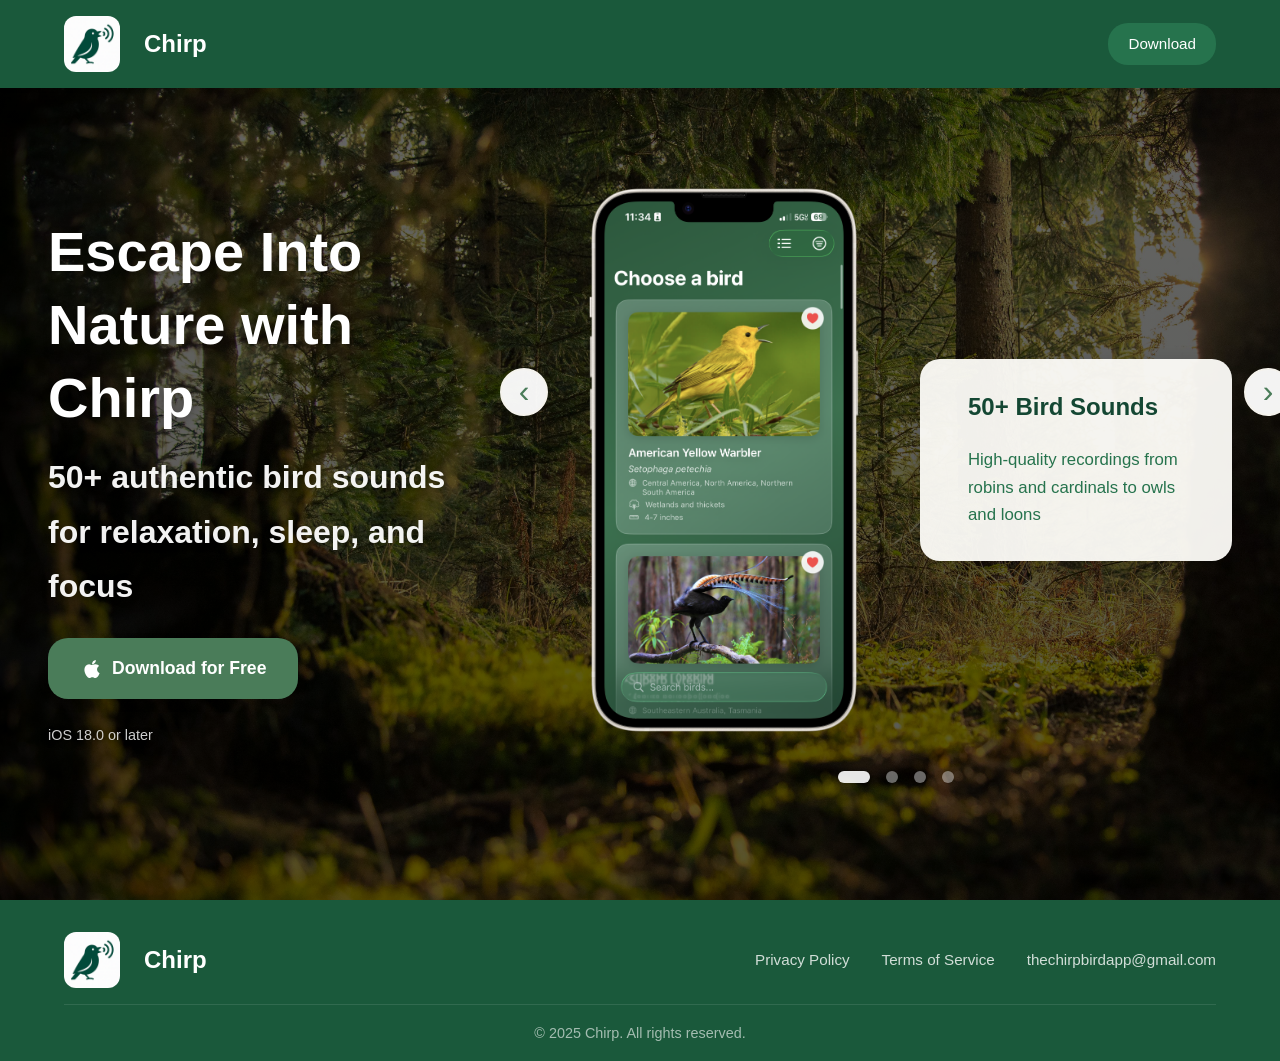
<file: index.html>
<!DOCTYPE html>
<html lang="en">
<head>
    <meta charset="UTF-8">
    <meta name="viewport" content="width=device-width, initial-scale=1.0">

    <!-- SEO Meta Tags -->
    <title>Chirp - Listen to Bird Sounds | Relaxing Nature Sounds App</title>
    <meta name="description" content="Escape into nature with Chirp. Listen to over 50 authentic bird songs and calls. Relaxing bird sounds app perfect for sleep, meditation, and study. Download now on iOS.">
    <meta name="keywords" content="bird sounds app, listen to bird songs, relaxing nature sounds, Chirp app, bird calls, nature sounds, meditation sounds, sleep sounds, birdsong app">
    <meta name="author" content="Chirp">

    <!-- Open Graph Meta Tags for Social Sharing -->
    <meta property="og:title" content="Chirp - Listen to Bird Sounds | Relaxing Nature Sounds App">
    <meta property="og:description" content="Discover over 50 authentic bird calls paired with stunning photos. Perfect for relaxation, sleep, and connecting with nature.">
    <meta property="og:type" content="website">
    <meta property="og:url" content="https://listen-to-birds.com">
    <meta property="og:image" content="https://listen-to-birds.com/assets/logo.png">

    <!-- Favicon -->
    <link rel="icon" type="image/png" href="assets/logo.png">
    <link rel="apple-touch-icon" href="assets/logo.png">

    <link rel="stylesheet" href="styles.css">
</head>
<body>
    <!-- Navigation -->
    <nav class="navbar">
        <div class="container">
            <div class="nav-brand">
                <img src="assets/logo.png" alt="Chirp logo" class="logo-icon">
                <span class="brand-name">Chirp</span>
            </div>
            <div class="nav-links">
                <a href="https://apps.apple.com/us/app/chirp-listen-to-bird-sounds/id6752545176" class="btn-download-nav" target="_blank" rel="noopener">Download</a>
            </div>
        </div>
    </nav>

    <!-- Hero Section -->
    <header class="hero">
        <div class="container hero-container">
            <div class="hero-content">
                <h1>Escape Into Nature with Chirp</h1>
                <p class="hero-subtitle">50+ authentic bird sounds for relaxation, sleep, and focus</p>
                <div class="hero-cta">
                    <a href="https://apps.apple.com/us/app/chirp-listen-to-bird-sounds/id6752545176" class="btn-primary" target="_blank" rel="noopener">
                        <svg class="apple-icon" viewBox="0 0 24 24" fill="currentColor">
                            <path d="M17.05 20.28c-.98.95-2.05.8-3.08.35-1.09-.46-2.09-.48-3.24 0-1.44.62-2.2.44-3.06-.35C2.79 15.25 3.51 7.59 9.05 7.31c1.35.07 2.29.74 3.08.8 1.18-.24 2.31-.93 3.57-.84 1.51.12 2.65.72 3.4 1.8-3.12 1.87-2.38 5.98.48 7.13-.57 1.5-1.31 2.99-2.54 4.09l.01-.01zM12.03 7.25c-.15-2.23 1.66-4.07 3.74-4.25.29 2.58-2.34 4.5-3.74 4.25z"/>
                        </svg>
                        Download for Free
                    </a>
                </div>
                <p class="hero-note">iOS 18.0 or later</p>
            </div>

            <div class="hero-carousel">
                <div class="carousel-container">
                    <div class="carousel-slide active">
                        <div class="carousel-screenshot">
                            <img src="assets/screenshots/bird-selection.png" alt="Chirp app bird list interface" class="screenshot">
                        </div>
                        <div class="carousel-feature">
                            <h3>50+ Bird Sounds</h3>
                            <p>High-quality recordings from robins and cardinals to owls and loons</p>
                        </div>
                    </div>

                    <div class="carousel-slide">
                        <div class="carousel-screenshot">
                            <img src="assets/screenshots/background-sounds.png" alt="Now playing with ambient sounds" class="screenshot">
                        </div>
                        <div class="carousel-feature">
                            <h3>Mix with Nature</h3>
                            <p>Add rain, ocean waves, or streams to create your perfect soundscape</p>
                        </div>
                    </div>

                    <div class="carousel-slide">
                        <div class="carousel-screenshot">
                            <img src="assets/screenshots/bird-details.png" alt="Bird detail with playing interface" class="screenshot">
                        </div>
                        <div class="carousel-feature">
                            <h3>Learn & Discover</h3>
                            <p>Beautiful photos and details about each bird species</p>
                        </div>
                    </div>

                    <div class="carousel-slide">
                        <div class="carousel-screenshot">
                            <img src="assets/screenshots/sleep-timer.png" alt="Sleep timer feature" class="screenshot">
                        </div>
                        <div class="carousel-feature">
                            <h3>Sleep Timer</h3>
                            <p>Set a timer to drift off peacefully while your favorite birds sing you to sleep</p>
                        </div>
                    </div>
                </div>

                <button class="carousel-btn carousel-prev" aria-label="Previous slide">‹</button>
                <button class="carousel-btn carousel-next" aria-label="Next slide">›</button>

                <div class="carousel-dots">
                    <button class="carousel-dot active" aria-label="Go to slide 1"></button>
                    <button class="carousel-dot" aria-label="Go to slide 2"></button>
                    <button class="carousel-dot" aria-label="Go to slide 3"></button>
                    <button class="carousel-dot" aria-label="Go to slide 4"></button>
                </div>
            </div>
        </div>
    </header>

    <!-- Footer -->
    <footer class="footer">
        <div class="container">
            <div class="footer-content">
                <div class="footer-brand">
                    <img src="assets/logo.png" alt="Chirp logo" class="logo-icon">
                    <span class="brand-name">Chirp</span>
                </div>
                <div class="footer-links">
                    <a href="privacy-policy/">Privacy Policy</a>
                    <a href="terms-of-service/">Terms of Service</a>
                    <a href="mailto:thechirpbirdapp@gmail.com">thechirpbirdapp@gmail.com</a>
                </div>
            </div>
            <div class="footer-bottom">
                <p>&copy; 2025 Chirp. All rights reserved.</p>
            </div>
        </div>
    </footer>

    <script src="script.js"></script>
</body>
</html>
</file>
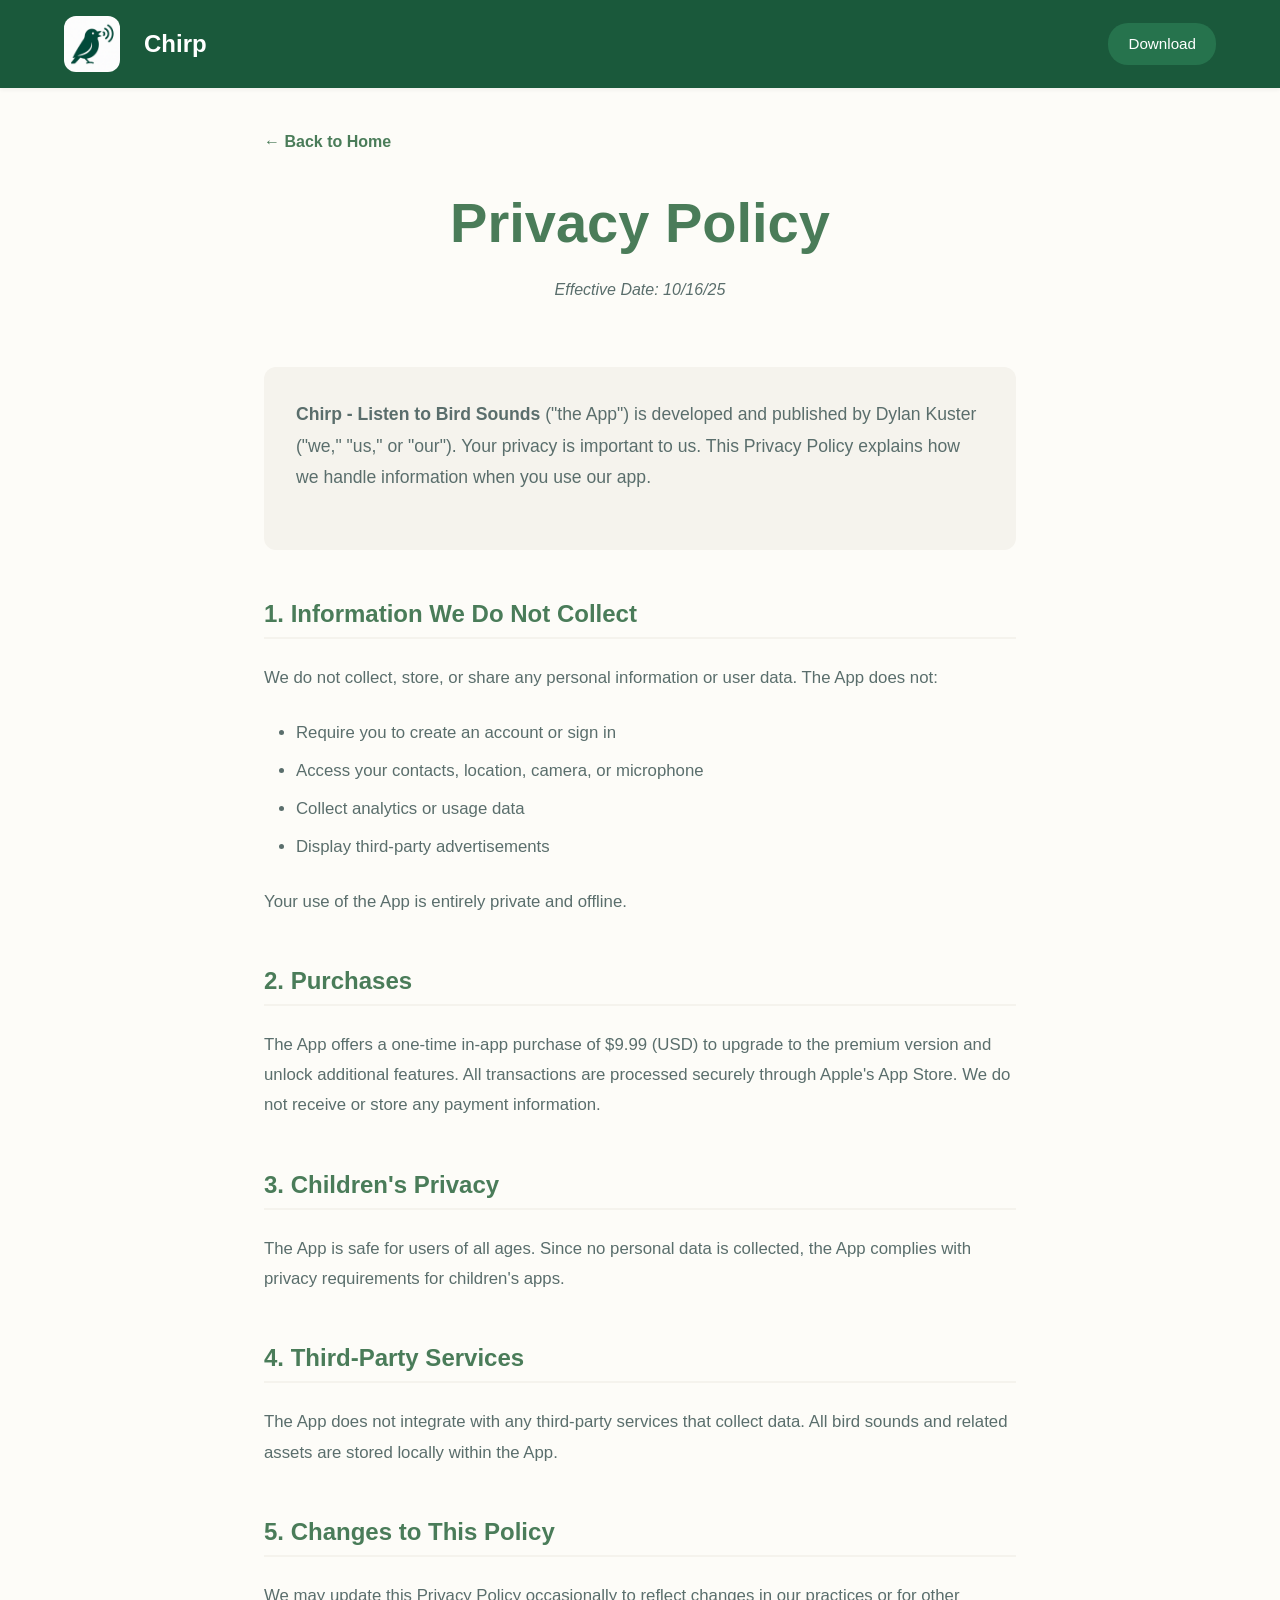
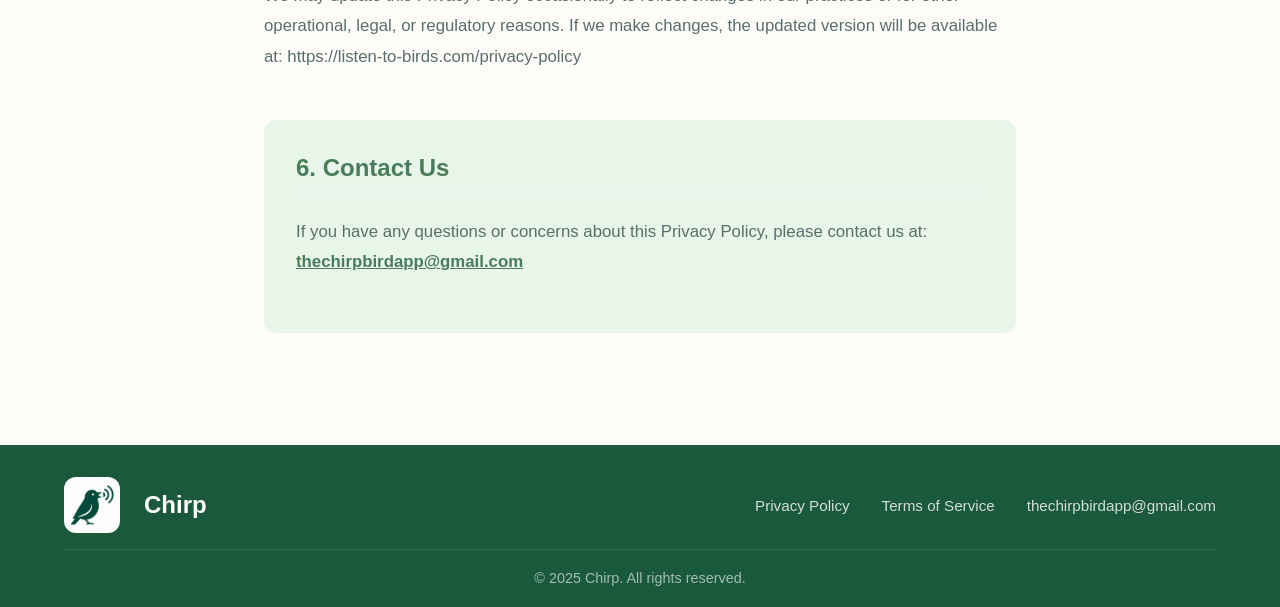
<file: privacy-policy/index.html>
<!DOCTYPE html>
<html lang="en">
<head>
    <meta charset="UTF-8">
    <meta name="viewport" content="width=device-width, initial-scale=1.0">

    <!-- SEO Meta Tags -->
    <title>Privacy Policy - Chirp</title>
    <meta name="description" content="Privacy Policy for Chirp - Listen to Bird Sounds app. We respect your privacy and do not collect any personal data.">
    <meta name="author" content="Chirp">

    <!-- Favicon -->
    <link rel="icon" type="image/png" href="../assets/logo.png">
    <link rel="apple-touch-icon" href="../assets/logo.png">

    <link rel="stylesheet" href="../styles.css">
    <style>
        .privacy-container {
            max-width: 800px;
            margin: 0 auto;
            padding: calc(80px + var(--spacing-xl)) var(--spacing-md) var(--spacing-xxl);
        }

        .privacy-header {
            text-align: center;
            margin-bottom: var(--spacing-xxl);
        }

        .privacy-header h1 {
            color: var(--color-primary);
            margin-bottom: var(--spacing-sm);
        }

        .effective-date {
            color: var(--color-text-secondary);
            font-size: 1rem;
            font-style: italic;
        }

        .privacy-intro {
            font-size: 1.1rem;
            line-height: 1.8;
            color: var(--color-text-secondary);
            margin-bottom: var(--spacing-xl);
            padding: var(--spacing-lg);
            background: var(--color-bg-secondary);
            border-radius: var(--radius-md);
        }

        .privacy-section {
            margin-bottom: var(--spacing-xl);
        }

        .privacy-section h2 {
            color: var(--color-primary);
            font-size: 1.5rem;
            margin-bottom: var(--spacing-md);
            padding-bottom: var(--spacing-xs);
            border-bottom: 2px solid var(--color-bg-secondary);
        }

        .privacy-section p {
            font-size: 1.05rem;
            line-height: 1.8;
            margin-bottom: var(--spacing-md);
        }

        .privacy-section ul {
            margin: var(--spacing-md) 0;
            padding-left: var(--spacing-lg);
        }

        .privacy-section li {
            font-size: 1.05rem;
            line-height: 1.8;
            color: var(--color-text-secondary);
            margin-bottom: var(--spacing-xs);
        }

        .contact-info {
            background: var(--color-bg-tertiary);
            padding: var(--spacing-lg);
            border-radius: var(--radius-md);
            margin-top: var(--spacing-xl);
        }

        .contact-info a {
            color: var(--color-primary);
            font-weight: 600;
            text-decoration: underline;
        }

        .contact-info a:hover {
            color: var(--color-primary-dark);
        }

        .back-link {
            display: inline-flex;
            align-items: center;
            gap: var(--spacing-xs);
            color: var(--color-primary);
            font-weight: 600;
            margin-bottom: var(--spacing-lg);
            transition: var(--transition);
        }

        .back-link:hover {
            color: var(--color-primary-dark);
            transform: translateX(-5px);
        }
    </style>
</head>
<body>
    <!-- Navigation -->
    <nav class="navbar">
        <div class="container">
            <a href="/" class="nav-brand">
                <img src="../assets/logo.png" alt="Chirp logo" class="logo-icon">
                <span class="brand-name">Chirp</span>
            </a>
            <div class="nav-links">
                <a href="/#download" class="btn-download-nav">Download</a>
            </div>
        </div>
    </nav>

    <main class="privacy-container">
        <a href="/" class="back-link">← Back to Home</a>

        <div class="privacy-header">
            <h1>Privacy Policy</h1>
            <p class="effective-date">Effective Date: 10/16/25</p>
        </div>

        <div class="privacy-intro">
            <p><strong>Chirp - Listen to Bird Sounds</strong> ("the App") is developed and published by Dylan Kuster ("we," "us," or "our"). Your privacy is important to us. This Privacy Policy explains how we handle information when you use our app.</p>
        </div>

        <div class="privacy-section">
            <h2>1. Information We Do Not Collect</h2>
            <p>We do not collect, store, or share any personal information or user data. The App does not:</p>
            <ul>
                <li>Require you to create an account or sign in</li>
                <li>Access your contacts, location, camera, or microphone</li>
                <li>Collect analytics or usage data</li>
                <li>Display third-party advertisements</li>
            </ul>
            <p>Your use of the App is entirely private and offline.</p>
        </div>

        <div class="privacy-section">
            <h2>2. Purchases</h2>
            <p>The App offers a one-time in-app purchase of $9.99 (USD) to upgrade to the premium version and unlock additional features. All transactions are processed securely through Apple's App Store. We do not receive or store any payment information.</p>
        </div>

        <div class="privacy-section">
            <h2>3. Children's Privacy</h2>
            <p>The App is safe for users of all ages. Since no personal data is collected, the App complies with privacy requirements for children's apps.</p>
        </div>

        <div class="privacy-section">
            <h2>4. Third-Party Services</h2>
            <p>The App does not integrate with any third-party services that collect data. All bird sounds and related assets are stored locally within the App.</p>
        </div>

        <div class="privacy-section">
            <h2>5. Changes to This Policy</h2>
            <p>We may update this Privacy Policy occasionally to reflect changes in our practices or for other operational, legal, or regulatory reasons. If we make changes, the updated version will be available at: <a href="https://listen-to-birds.com/privacy-policy" target="_blank" rel="noopener">https://listen-to-birds.com/privacy-policy</a></p>
        </div>

        <div class="privacy-section contact-info">
            <h2>6. Contact Us</h2>
            <p>If you have any questions or concerns about this Privacy Policy, please contact us at: <a href="mailto:thechirpbirdapp@gmail.com">thechirpbirdapp@gmail.com</a></p>
        </div>
    </main>

    <!-- Footer -->
    <footer class="footer">
        <div class="container">
            <div class="footer-content">
                <div class="footer-brand">
                    <img src="../assets/logo.png" alt="Chirp logo" class="logo-icon">
                    <span class="brand-name">Chirp</span>
                </div>
                <div class="footer-links">
                    <a href="/privacy-policy">Privacy Policy</a>
                    <a href="/terms-of-service">Terms of Service</a>
                    <a href="mailto:thechirpbirdapp@gmail.com">thechirpbirdapp@gmail.com</a>
                </div>
            </div>
            <div class="footer-bottom">
                <p>&copy; 2025 Chirp. All rights reserved.</p>
            </div>
        </div>
    </footer>
</body>
</html>
</file>
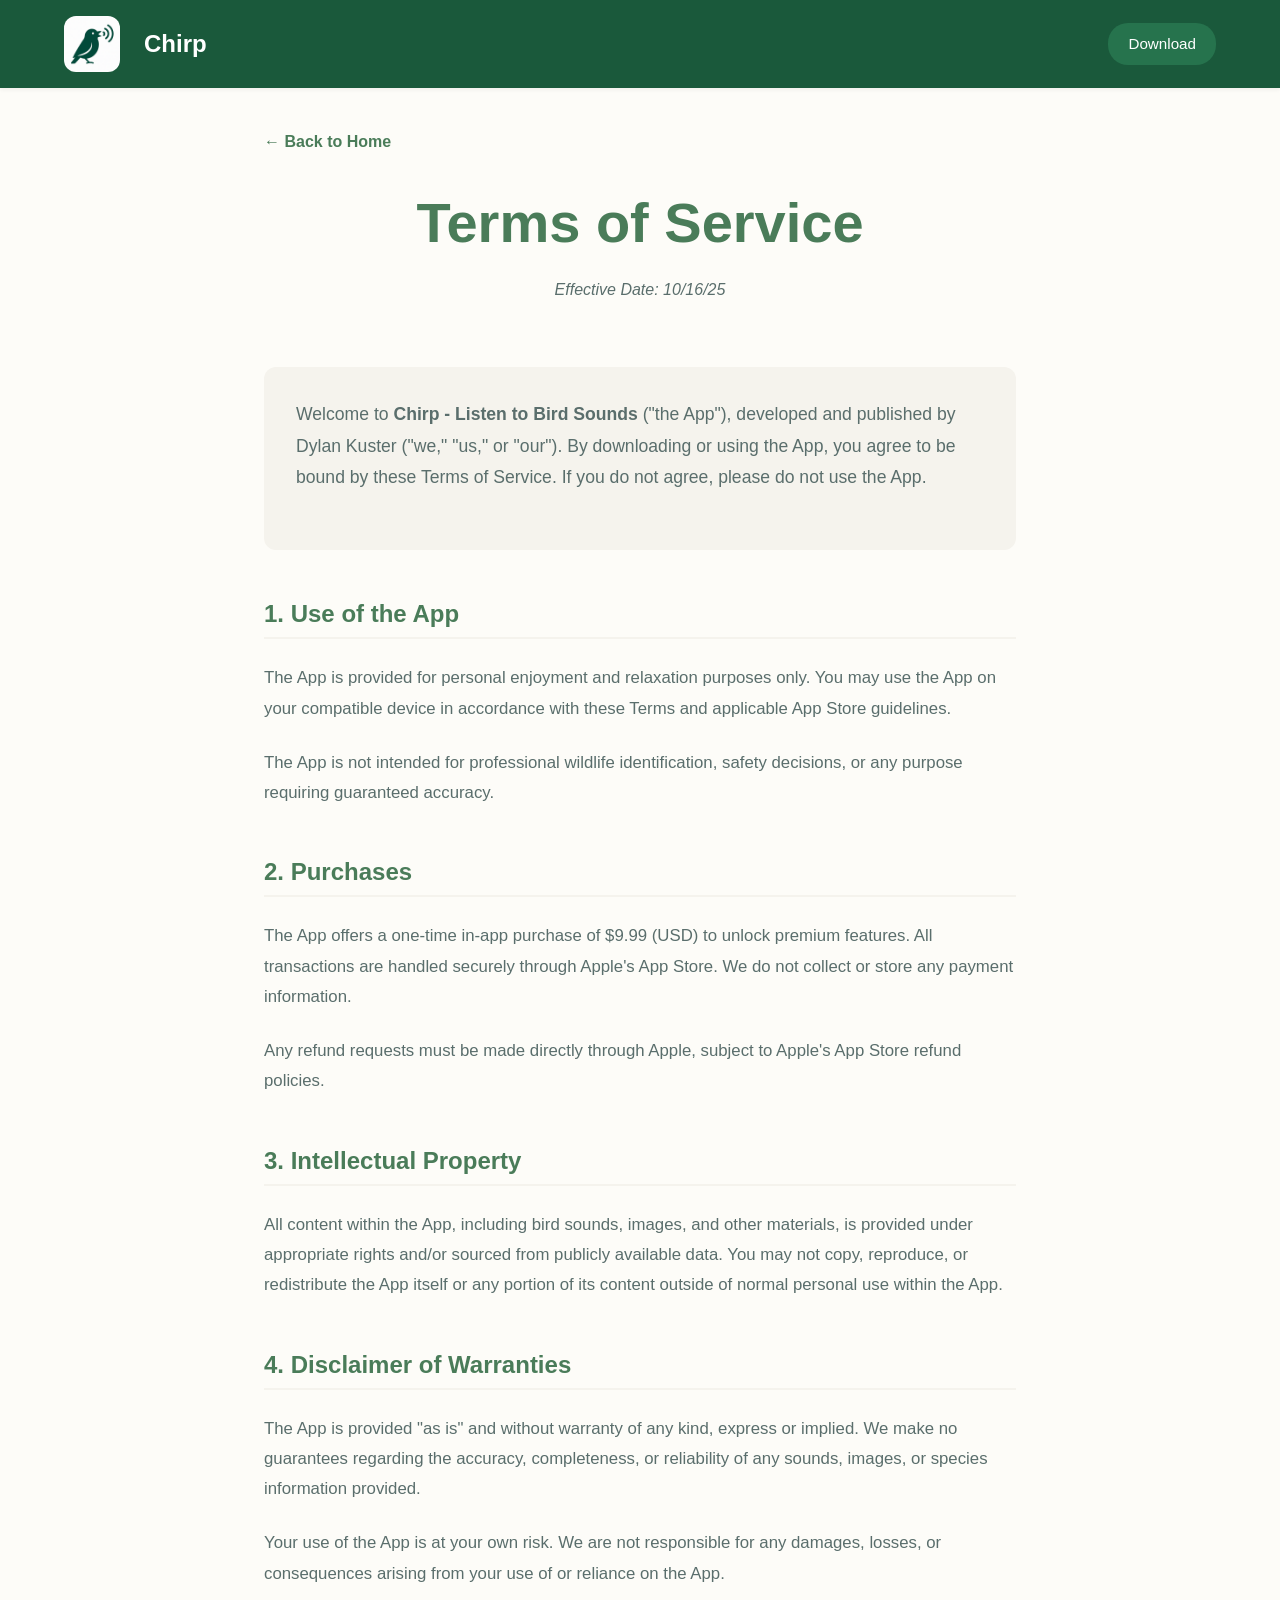
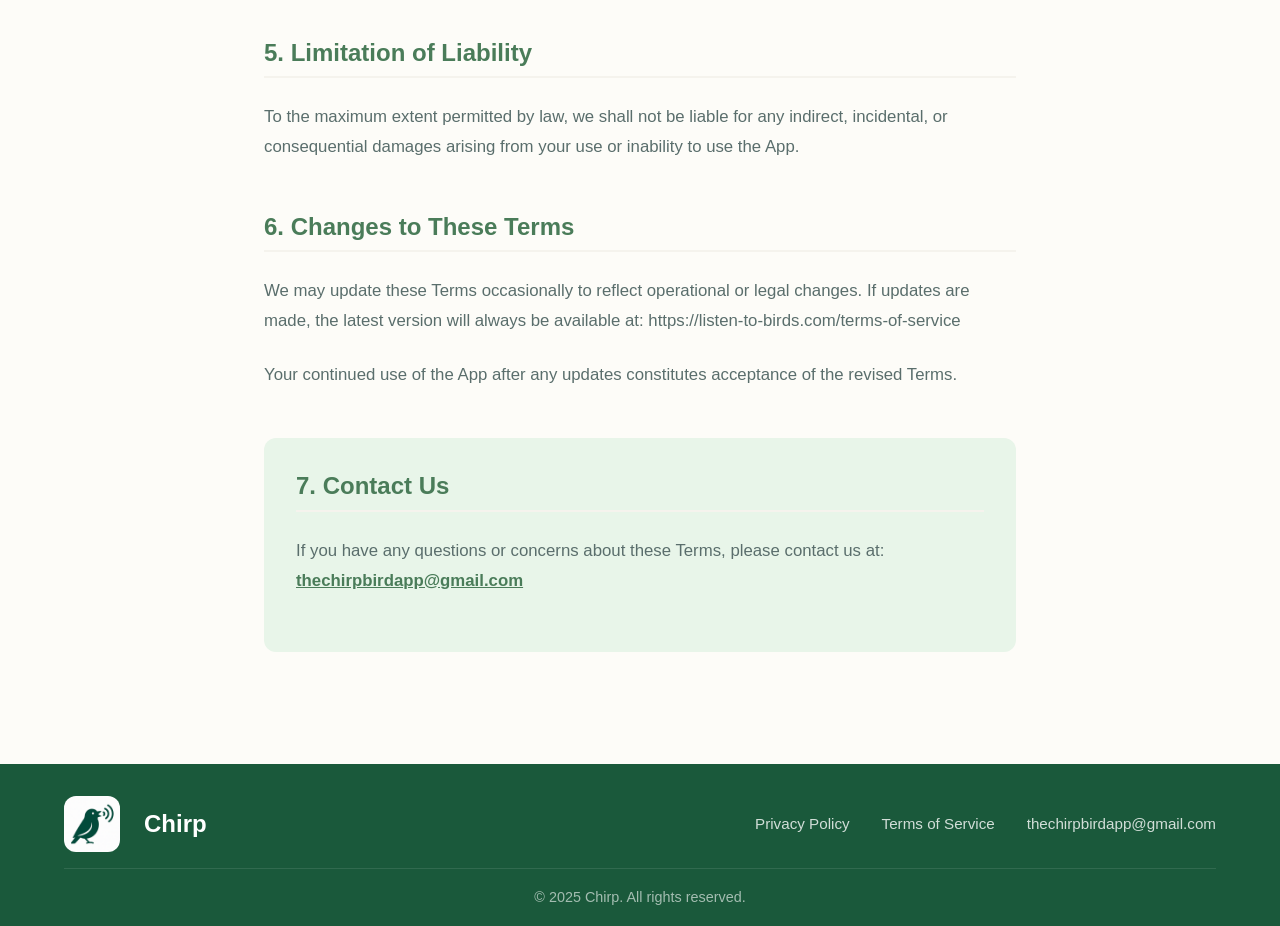
<file: terms-of-service/index.html>
<!DOCTYPE html>
<html lang="en">
<head>
    <meta charset="UTF-8">
    <meta name="viewport" content="width=device-width, initial-scale=1.0">

    <!-- SEO Meta Tags -->
    <title>Terms of Service - Chirp</title>
    <meta name="description" content="Terms of Service for Chirp - Listen to Bird Sounds app.">
    <meta name="author" content="Chirp">

    <!-- Favicon -->
    <link rel="icon" type="image/png" href="../assets/logo.png">
    <link rel="apple-touch-icon" href="../assets/logo.png">

    <link rel="stylesheet" href="../styles.css">
    <style>
        .terms-container {
            max-width: 800px;
            margin: 0 auto;
            padding: calc(80px + var(--spacing-xl)) var(--spacing-md) var(--spacing-xxl);
        }

        .terms-header {
            text-align: center;
            margin-bottom: var(--spacing-xxl);
        }

        .terms-header h1 {
            color: var(--color-primary);
            margin-bottom: var(--spacing-sm);
        }

        .effective-date {
            color: var(--color-text-secondary);
            font-size: 1rem;
            font-style: italic;
        }

        .terms-intro {
            font-size: 1.1rem;
            line-height: 1.8;
            color: var(--color-text-secondary);
            margin-bottom: var(--spacing-xl);
            padding: var(--spacing-lg);
            background: var(--color-bg-secondary);
            border-radius: var(--radius-md);
        }

        .terms-section {
            margin-bottom: var(--spacing-xl);
        }

        .terms-section h2 {
            color: var(--color-primary);
            font-size: 1.5rem;
            margin-bottom: var(--spacing-md);
            padding-bottom: var(--spacing-xs);
            border-bottom: 2px solid var(--color-bg-secondary);
        }

        .terms-section p {
            font-size: 1.05rem;
            line-height: 1.8;
            margin-bottom: var(--spacing-md);
        }

        .contact-info {
            background: var(--color-bg-tertiary);
            padding: var(--spacing-lg);
            border-radius: var(--radius-md);
            margin-top: var(--spacing-xl);
        }

        .contact-info a {
            color: var(--color-primary);
            font-weight: 600;
            text-decoration: underline;
        }

        .contact-info a:hover {
            color: var(--color-primary-dark);
        }

        .back-link {
            display: inline-flex;
            align-items: center;
            gap: var(--spacing-xs);
            color: var(--color-primary);
            font-weight: 600;
            margin-bottom: var(--spacing-lg);
            transition: var(--transition);
        }

        .back-link:hover {
            color: var(--color-primary-dark);
            transform: translateX(-5px);
        }
    </style>
</head>
<body>
    <!-- Navigation -->
    <nav class="navbar">
        <div class="container">
            <a href="/" class="nav-brand">
                <img src="../assets/logo.png" alt="Chirp logo" class="logo-icon">
                <span class="brand-name">Chirp</span>
            </a>
            <div class="nav-links">
                <a href="/#download" class="btn-download-nav">Download</a>
            </div>
        </div>
    </nav>

    <main class="terms-container">
        <a href="/" class="back-link">← Back to Home</a>

        <div class="terms-header">
            <h1>Terms of Service</h1>
            <p class="effective-date">Effective Date: 10/16/25</p>
        </div>

        <div class="terms-intro">
            <p>Welcome to <strong>Chirp - Listen to Bird Sounds</strong> ("the App"), developed and published by Dylan Kuster ("we," "us," or "our"). By downloading or using the App, you agree to be bound by these Terms of Service. If you do not agree, please do not use the App.</p>
        </div>

        <div class="terms-section">
            <h2>1. Use of the App</h2>
            <p>The App is provided for personal enjoyment and relaxation purposes only. You may use the App on your compatible device in accordance with these Terms and applicable App Store guidelines.</p>
            <p>The App is not intended for professional wildlife identification, safety decisions, or any purpose requiring guaranteed accuracy.</p>
        </div>

        <div class="terms-section">
            <h2>2. Purchases</h2>
            <p>The App offers a one-time in-app purchase of $9.99 (USD) to unlock premium features. All transactions are handled securely through Apple's App Store. We do not collect or store any payment information.</p>
            <p>Any refund requests must be made directly through Apple, subject to Apple's App Store refund policies.</p>
        </div>

        <div class="terms-section">
            <h2>3. Intellectual Property</h2>
            <p>All content within the App, including bird sounds, images, and other materials, is provided under appropriate rights and/or sourced from publicly available data. You may not copy, reproduce, or redistribute the App itself or any portion of its content outside of normal personal use within the App.</p>
        </div>

        <div class="terms-section">
            <h2>4. Disclaimer of Warranties</h2>
            <p>The App is provided "as is" and without warranty of any kind, express or implied. We make no guarantees regarding the accuracy, completeness, or reliability of any sounds, images, or species information provided.</p>
            <p>Your use of the App is at your own risk. We are not responsible for any damages, losses, or consequences arising from your use of or reliance on the App.</p>
        </div>

        <div class="terms-section">
            <h2>5. Limitation of Liability</h2>
            <p>To the maximum extent permitted by law, we shall not be liable for any indirect, incidental, or consequential damages arising from your use or inability to use the App.</p>
        </div>

        <div class="terms-section">
            <h2>6. Changes to These Terms</h2>
            <p>We may update these Terms occasionally to reflect operational or legal changes. If updates are made, the latest version will always be available at: <a href="https://listen-to-birds.com/terms-of-service" target="_blank" rel="noopener">https://listen-to-birds.com/terms-of-service</a></p>
            <p>Your continued use of the App after any updates constitutes acceptance of the revised Terms.</p>
        </div>

        <div class="terms-section contact-info">
            <h2>7. Contact Us</h2>
            <p>If you have any questions or concerns about these Terms, please contact us at: <a href="mailto:thechirpbirdapp@gmail.com">thechirpbirdapp@gmail.com</a></p>
        </div>
    </main>

    <!-- Footer -->
    <footer class="footer">
        <div class="container">
            <div class="footer-content">
                <div class="footer-brand">
                    <img src="../assets/logo.png" alt="Chirp logo" class="logo-icon">
                    <span class="brand-name">Chirp</span>
                </div>
                <div class="footer-links">
                    <a href="/privacy-policy">Privacy Policy</a>
                    <a href="/terms-of-service">Terms of Service</a>
                    <a href="mailto:thechirpbirdapp@gmail.com">thechirpbirdapp@gmail.com</a>
                </div>
            </div>
            <div class="footer-bottom">
                <p>&copy; 2025 Chirp. All rights reserved.</p>
            </div>
        </div>
    </footer>
</body>
</html>
</file>
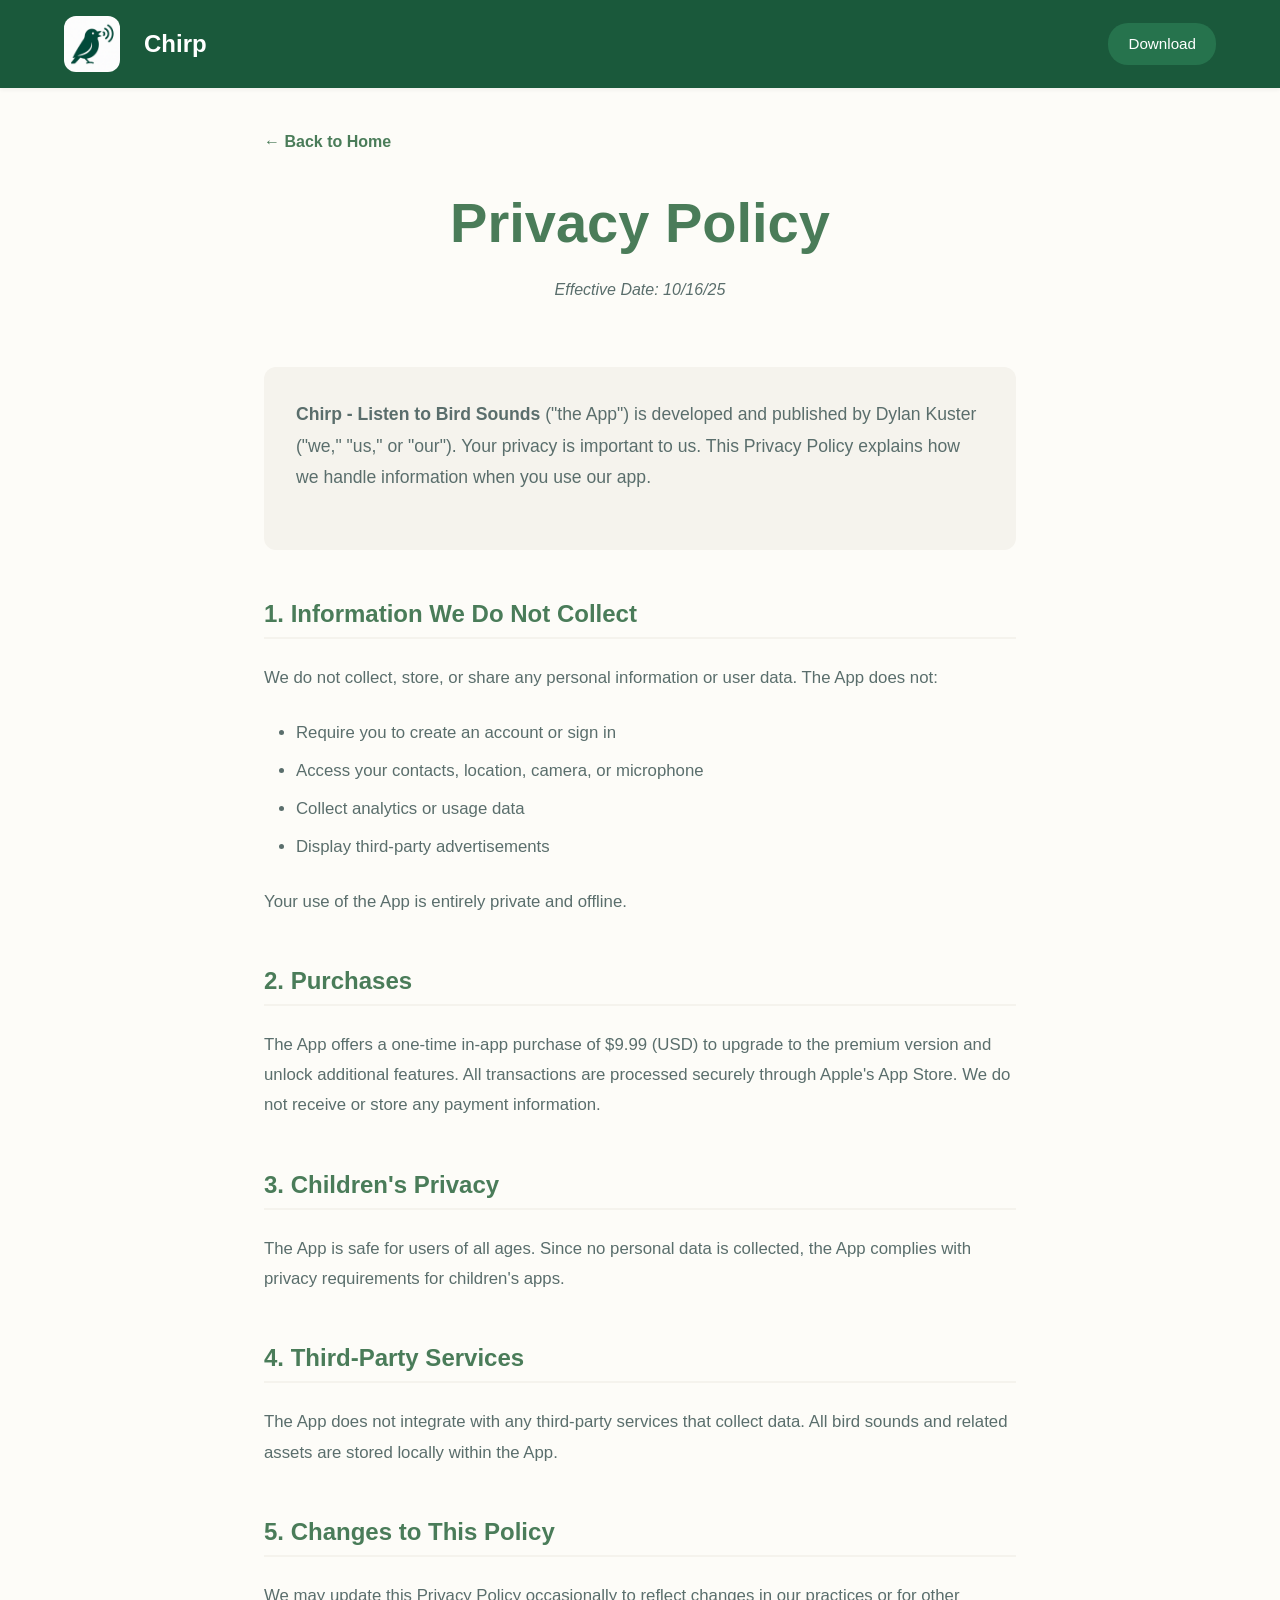
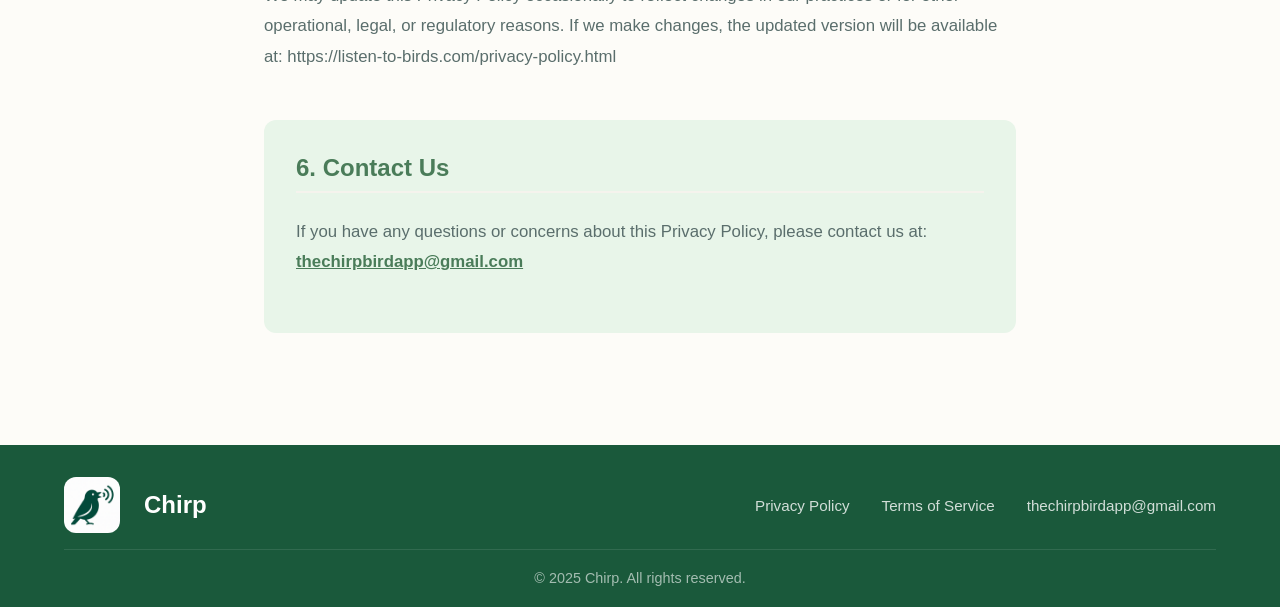
<file: privacy-policy.html>
<!DOCTYPE html>
<html lang="en">
<head>
    <meta charset="UTF-8">
    <meta name="viewport" content="width=device-width, initial-scale=1.0">

    <!-- SEO Meta Tags -->
    <title>Privacy Policy - Chirp</title>
    <meta name="description" content="Privacy Policy for Chirp - Listen to Bird Sounds app. We respect your privacy and do not collect any personal data.">
    <meta name="author" content="Chirp">

    <!-- Favicon -->
    <link rel="icon" type="image/png" href="assets/logo.png">
    <link rel="apple-touch-icon" href="assets/logo.png">

    <link rel="stylesheet" href="styles.css">
    <style>
        .privacy-container {
            max-width: 800px;
            margin: 0 auto;
            padding: calc(80px + var(--spacing-xl)) var(--spacing-md) var(--spacing-xxl);
        }

        .privacy-header {
            text-align: center;
            margin-bottom: var(--spacing-xxl);
        }

        .privacy-header h1 {
            color: var(--color-primary);
            margin-bottom: var(--spacing-sm);
        }

        .effective-date {
            color: var(--color-text-secondary);
            font-size: 1rem;
            font-style: italic;
        }

        .privacy-intro {
            font-size: 1.1rem;
            line-height: 1.8;
            color: var(--color-text-secondary);
            margin-bottom: var(--spacing-xl);
            padding: var(--spacing-lg);
            background: var(--color-bg-secondary);
            border-radius: var(--radius-md);
        }

        .privacy-section {
            margin-bottom: var(--spacing-xl);
        }

        .privacy-section h2 {
            color: var(--color-primary);
            font-size: 1.5rem;
            margin-bottom: var(--spacing-md);
            padding-bottom: var(--spacing-xs);
            border-bottom: 2px solid var(--color-bg-secondary);
        }

        .privacy-section p {
            font-size: 1.05rem;
            line-height: 1.8;
            margin-bottom: var(--spacing-md);
        }

        .privacy-section ul {
            margin: var(--spacing-md) 0;
            padding-left: var(--spacing-lg);
        }

        .privacy-section li {
            font-size: 1.05rem;
            line-height: 1.8;
            color: var(--color-text-secondary);
            margin-bottom: var(--spacing-xs);
        }

        .contact-info {
            background: var(--color-bg-tertiary);
            padding: var(--spacing-lg);
            border-radius: var(--radius-md);
            margin-top: var(--spacing-xl);
        }

        .contact-info a {
            color: var(--color-primary);
            font-weight: 600;
            text-decoration: underline;
        }

        .contact-info a:hover {
            color: var(--color-primary-dark);
        }

        .back-link {
            display: inline-flex;
            align-items: center;
            gap: var(--spacing-xs);
            color: var(--color-primary);
            font-weight: 600;
            margin-bottom: var(--spacing-lg);
            transition: var(--transition);
        }

        .back-link:hover {
            color: var(--color-primary-dark);
            transform: translateX(-5px);
        }
    </style>
</head>
<body>
    <!-- Navigation -->
    <nav class="navbar">
        <div class="container">
            <a href="index.html" class="nav-brand">
                <img src="assets/logo.png" alt="Chirp logo" class="logo-icon">
                <span class="brand-name">Chirp</span>
            </a>
            <div class="nav-links">
                <a href="index.html#download" class="btn-download-nav">Download</a>
            </div>
        </div>
    </nav>

    <main class="privacy-container">
        <a href="index.html" class="back-link">← Back to Home</a>

        <div class="privacy-header">
            <h1>Privacy Policy</h1>
            <p class="effective-date">Effective Date: 10/16/25</p>
        </div>

        <div class="privacy-intro">
            <p><strong>Chirp - Listen to Bird Sounds</strong> ("the App") is developed and published by Dylan Kuster ("we," "us," or "our"). Your privacy is important to us. This Privacy Policy explains how we handle information when you use our app.</p>
        </div>

        <div class="privacy-section">
            <h2>1. Information We Do Not Collect</h2>
            <p>We do not collect, store, or share any personal information or user data. The App does not:</p>
            <ul>
                <li>Require you to create an account or sign in</li>
                <li>Access your contacts, location, camera, or microphone</li>
                <li>Collect analytics or usage data</li>
                <li>Display third-party advertisements</li>
            </ul>
            <p>Your use of the App is entirely private and offline.</p>
        </div>

        <div class="privacy-section">
            <h2>2. Purchases</h2>
            <p>The App offers a one-time in-app purchase of $9.99 (USD) to upgrade to the premium version and unlock additional features. All transactions are processed securely through Apple's App Store. We do not receive or store any payment information.</p>
        </div>

        <div class="privacy-section">
            <h2>3. Children's Privacy</h2>
            <p>The App is safe for users of all ages. Since no personal data is collected, the App complies with privacy requirements for children's apps.</p>
        </div>

        <div class="privacy-section">
            <h2>4. Third-Party Services</h2>
            <p>The App does not integrate with any third-party services that collect data. All bird sounds and related assets are stored locally within the App.</p>
        </div>

        <div class="privacy-section">
            <h2>5. Changes to This Policy</h2>
            <p>We may update this Privacy Policy occasionally to reflect changes in our practices or for other operational, legal, or regulatory reasons. If we make changes, the updated version will be available at: <a href="https://listen-to-birds.com/privacy-policy.html" target="_blank" rel="noopener">https://listen-to-birds.com/privacy-policy.html</a></p>
        </div>

        <div class="privacy-section contact-info">
            <h2>6. Contact Us</h2>
            <p>If you have any questions or concerns about this Privacy Policy, please contact us at: <a href="mailto:thechirpbirdapp@gmail.com">thechirpbirdapp@gmail.com</a></p>
        </div>
    </main>

    <!-- Footer -->
    <footer class="footer">
        <div class="container">
            <div class="footer-content">
                <div class="footer-brand">
                    <img src="assets/logo.png" alt="Chirp logo" class="logo-icon">
                    <span class="brand-name">Chirp</span>
                </div>
                <div class="footer-links">
                    <a href="privacy-policy.html">Privacy Policy</a>
                    <a href="#terms">Terms of Service</a>
                    <a href="mailto:thechirpbirdapp@gmail.com">thechirpbirdapp@gmail.com</a>
                </div>
            </div>
            <div class="footer-bottom">
                <p>&copy; 2025 Chirp. All rights reserved.</p>
            </div>
        </div>
    </footer>
</body>
</html>
</file>
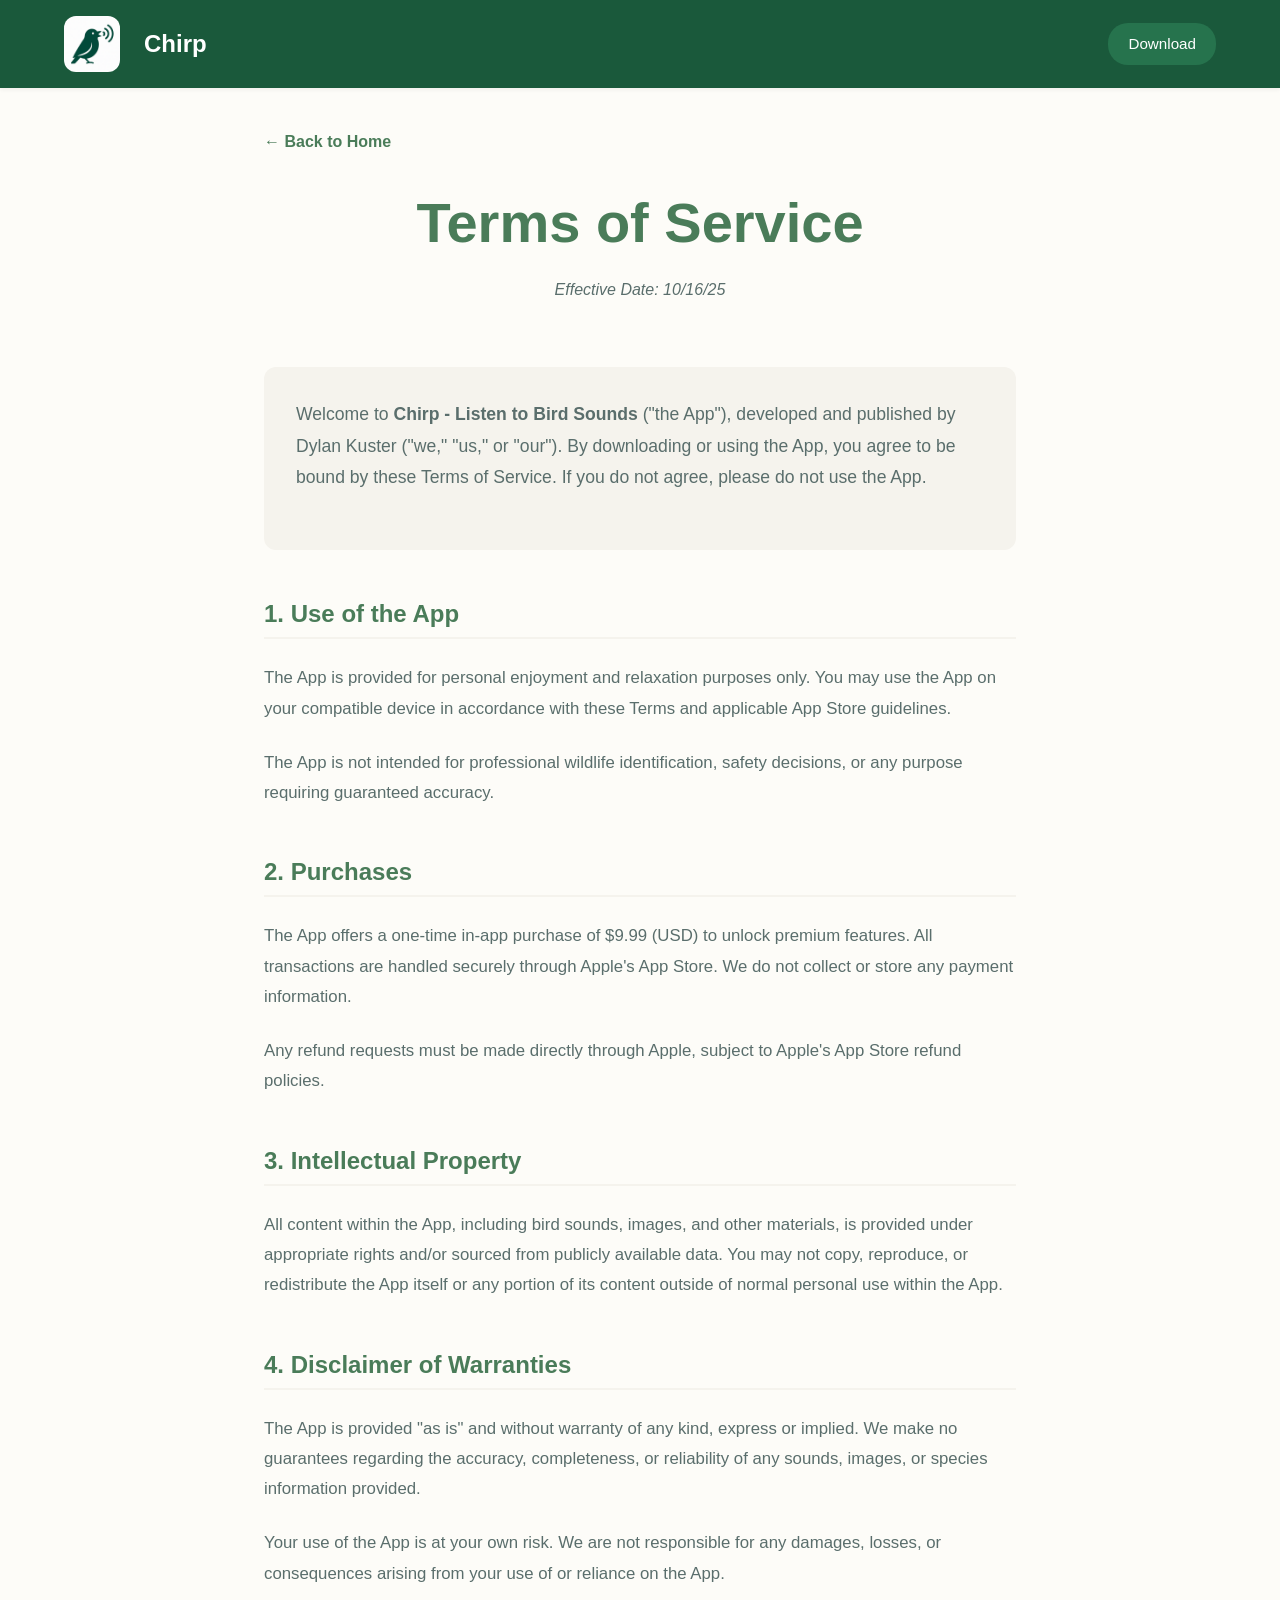
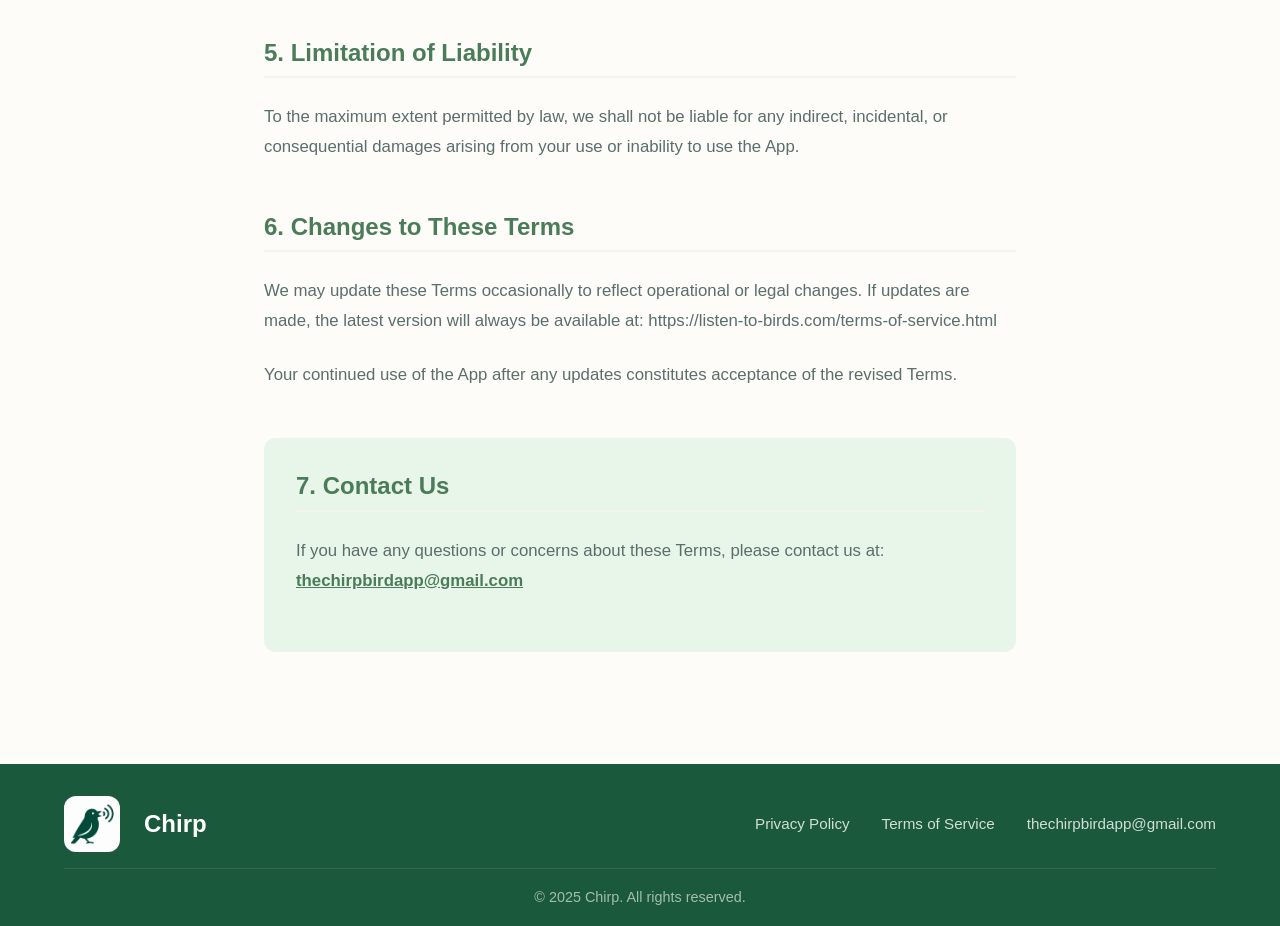
<file: terms-of-service.html>
<!DOCTYPE html>
<html lang="en">
<head>
    <meta charset="UTF-8">
    <meta name="viewport" content="width=device-width, initial-scale=1.0">

    <!-- SEO Meta Tags -->
    <title>Terms of Service - Chirp</title>
    <meta name="description" content="Terms of Service for Chirp - Listen to Bird Sounds app.">
    <meta name="author" content="Chirp">

    <!-- Favicon -->
    <link rel="icon" type="image/png" href="assets/logo.png">
    <link rel="apple-touch-icon" href="assets/logo.png">

    <link rel="stylesheet" href="styles.css">
    <style>
        .terms-container {
            max-width: 800px;
            margin: 0 auto;
            padding: calc(80px + var(--spacing-xl)) var(--spacing-md) var(--spacing-xxl);
        }

        .terms-header {
            text-align: center;
            margin-bottom: var(--spacing-xxl);
        }

        .terms-header h1 {
            color: var(--color-primary);
            margin-bottom: var(--spacing-sm);
        }

        .effective-date {
            color: var(--color-text-secondary);
            font-size: 1rem;
            font-style: italic;
        }

        .terms-intro {
            font-size: 1.1rem;
            line-height: 1.8;
            color: var(--color-text-secondary);
            margin-bottom: var(--spacing-xl);
            padding: var(--spacing-lg);
            background: var(--color-bg-secondary);
            border-radius: var(--radius-md);
        }

        .terms-section {
            margin-bottom: var(--spacing-xl);
        }

        .terms-section h2 {
            color: var(--color-primary);
            font-size: 1.5rem;
            margin-bottom: var(--spacing-md);
            padding-bottom: var(--spacing-xs);
            border-bottom: 2px solid var(--color-bg-secondary);
        }

        .terms-section p {
            font-size: 1.05rem;
            line-height: 1.8;
            margin-bottom: var(--spacing-md);
        }

        .contact-info {
            background: var(--color-bg-tertiary);
            padding: var(--spacing-lg);
            border-radius: var(--radius-md);
            margin-top: var(--spacing-xl);
        }

        .contact-info a {
            color: var(--color-primary);
            font-weight: 600;
            text-decoration: underline;
        }

        .contact-info a:hover {
            color: var(--color-primary-dark);
        }

        .back-link {
            display: inline-flex;
            align-items: center;
            gap: var(--spacing-xs);
            color: var(--color-primary);
            font-weight: 600;
            margin-bottom: var(--spacing-lg);
            transition: var(--transition);
        }

        .back-link:hover {
            color: var(--color-primary-dark);
            transform: translateX(-5px);
        }
    </style>
</head>
<body>
    <!-- Navigation -->
    <nav class="navbar">
        <div class="container">
            <a href="index.html" class="nav-brand">
                <img src="assets/logo.png" alt="Chirp logo" class="logo-icon">
                <span class="brand-name">Chirp</span>
            </a>
            <div class="nav-links">
                <a href="index.html#download" class="btn-download-nav">Download</a>
            </div>
        </div>
    </nav>

    <main class="terms-container">
        <a href="index.html" class="back-link">← Back to Home</a>

        <div class="terms-header">
            <h1>Terms of Service</h1>
            <p class="effective-date">Effective Date: 10/16/25</p>
        </div>

        <div class="terms-intro">
            <p>Welcome to <strong>Chirp - Listen to Bird Sounds</strong> ("the App"), developed and published by Dylan Kuster ("we," "us," or "our"). By downloading or using the App, you agree to be bound by these Terms of Service. If you do not agree, please do not use the App.</p>
        </div>

        <div class="terms-section">
            <h2>1. Use of the App</h2>
            <p>The App is provided for personal enjoyment and relaxation purposes only. You may use the App on your compatible device in accordance with these Terms and applicable App Store guidelines.</p>
            <p>The App is not intended for professional wildlife identification, safety decisions, or any purpose requiring guaranteed accuracy.</p>
        </div>

        <div class="terms-section">
            <h2>2. Purchases</h2>
            <p>The App offers a one-time in-app purchase of $9.99 (USD) to unlock premium features. All transactions are handled securely through Apple's App Store. We do not collect or store any payment information.</p>
            <p>Any refund requests must be made directly through Apple, subject to Apple's App Store refund policies.</p>
        </div>

        <div class="terms-section">
            <h2>3. Intellectual Property</h2>
            <p>All content within the App, including bird sounds, images, and other materials, is provided under appropriate rights and/or sourced from publicly available data. You may not copy, reproduce, or redistribute the App itself or any portion of its content outside of normal personal use within the App.</p>
        </div>

        <div class="terms-section">
            <h2>4. Disclaimer of Warranties</h2>
            <p>The App is provided "as is" and without warranty of any kind, express or implied. We make no guarantees regarding the accuracy, completeness, or reliability of any sounds, images, or species information provided.</p>
            <p>Your use of the App is at your own risk. We are not responsible for any damages, losses, or consequences arising from your use of or reliance on the App.</p>
        </div>

        <div class="terms-section">
            <h2>5. Limitation of Liability</h2>
            <p>To the maximum extent permitted by law, we shall not be liable for any indirect, incidental, or consequential damages arising from your use or inability to use the App.</p>
        </div>

        <div class="terms-section">
            <h2>6. Changes to These Terms</h2>
            <p>We may update these Terms occasionally to reflect operational or legal changes. If updates are made, the latest version will always be available at: <a href="https://listen-to-birds.com/terms-of-service.html" target="_blank" rel="noopener">https://listen-to-birds.com/terms-of-service.html</a></p>
            <p>Your continued use of the App after any updates constitutes acceptance of the revised Terms.</p>
        </div>

        <div class="terms-section contact-info">
            <h2>7. Contact Us</h2>
            <p>If you have any questions or concerns about these Terms, please contact us at: <a href="mailto:thechirpbirdapp@gmail.com">thechirpbirdapp@gmail.com</a></p>
        </div>
    </main>

    <!-- Footer -->
    <footer class="footer">
        <div class="container">
            <div class="footer-content">
                <div class="footer-brand">
                    <img src="assets/logo.png" alt="Chirp logo" class="logo-icon">
                    <span class="brand-name">Chirp</span>
                </div>
                <div class="footer-links">
                    <a href="privacy-policy.html">Privacy Policy</a>
                    <a href="terms-of-service.html">Terms of Service</a>
                    <a href="mailto:thechirpbirdapp@gmail.com">thechirpbirdapp@gmail.com</a>
                </div>
            </div>
            <div class="footer-bottom">
                <p>&copy; 2025 Chirp. All rights reserved.</p>
            </div>
        </div>
    </footer>
</body>
</html>
</file>
<file: styles.css>
/* ===================================
   RESET & BASE STYLES
   =================================== */

* {
    margin: 0;
    padding: 0;
    box-sizing: border-box;
}

:root {
    /* Nature-inspired color palette */
    --color-primary: #4A7C59;        /* Forest green */
    --color-primary-dark: #3A5F47;   /* Darker green */
    --color-primary-light: #6B9E7A;  /* Lighter green */
    --color-secondary: #7AB8C9;      /* Sky blue */
    --color-accent: #F4A460;         /* Warm sand/orange */

    --color-bg-primary: #FDFCF8;     /* Soft cream */
    --color-bg-secondary: #F5F3ED;   /* Light beige */
    --color-bg-tertiary: #E8F5E9;    /* Very light green */

    --color-text-primary: #2C3E3C;   /* Dark forest */
    --color-text-secondary: #5A6E6C; /* Muted green-grey */
    --color-text-light: #7A8F8D;     /* Light grey-green */

    --color-white: #FFFFFF;

    /* Shadows */
    --shadow-sm: 0 2px 4px rgba(0, 0, 0, 0.05);
    --shadow-md: 0 4px 12px rgba(0, 0, 0, 0.08);
    --shadow-lg: 0 8px 24px rgba(0, 0, 0, 0.12);

    /* Spacing */
    --spacing-xs: 0.5rem;
    --spacing-sm: 1rem;
    --spacing-md: 1.5rem;
    --spacing-lg: 2rem;
    --spacing-xl: 3rem;
    --spacing-xxl: 4rem;

    /* Typography */
    --font-primary: -apple-system, BlinkMacSystemFont, 'Segoe UI', Roboto, 'Helvetica Neue', Arial, sans-serif;
    --font-secondary: Georgia, 'Times New Roman', serif;

    /* Border radius */
    --radius-sm: 8px;
    --radius-md: 12px;
    --radius-lg: 20px;
    --radius-xl: 30px;

    /* Transitions */
    --transition: all 0.3s cubic-bezier(0.4, 0, 0.2, 1);
}

html {
    scroll-behavior: smooth;
}

body {
    font-family: var(--font-primary);
    color: var(--color-text-primary);
    background-color: var(--color-bg-primary);
    line-height: 1.7;
    overflow-x: hidden;
}

.container {
    max-width: 1200px;
    margin: 0 auto;
    padding: 0 var(--spacing-md);
}

h1, h2, h3, h4, h5, h6 {
    font-weight: 600;
    line-height: 1.3;
    color: var(--color-text-primary);
}

h1 {
    font-size: clamp(2.5rem, 5vw, 3.5rem);
    margin-bottom: var(--spacing-md);
}

h2 {
    font-size: clamp(2rem, 4vw, 2.75rem);
    margin-bottom: var(--spacing-md);
}

h3 {
    font-size: clamp(1.25rem, 2.5vw, 1.5rem);
    margin-bottom: var(--spacing-sm);
}

p {
    margin-bottom: var(--spacing-md);
    color: var(--color-text-secondary);
}

a {
    text-decoration: none;
    color: inherit;
    transition: var(--transition);
}

img {
    max-width: 100%;
    height: auto;
    display: block;
}

/* ===================================
   NAVIGATION
   =================================== */

.navbar {
    position: fixed;
    top: 0;
    left: 0;
    right: 0;
    background: #1a593b;
    backdrop-filter: blur(10px);
    box-shadow: var(--shadow-sm);
    z-index: 1000;
    padding: var(--spacing-sm) 0;
}

.navbar .container {
    display: flex;
    justify-content: space-between;
    align-items: center;
}

.nav-brand {
    display: flex;
    align-items: center;
    gap: var(--spacing-md);
    font-size: 1.5rem;
    font-weight: 700;
    color: var(--color-white);
}

.logo-icon {
    width: 56px;
    height: 56px;
    object-fit: contain;
    border-radius: 12px;
}

.nav-links {
    display: flex;
    gap: var(--spacing-lg);
    align-items: center;
}

.nav-links a {
    color: rgba(255, 255, 255, 0.9);
    font-weight: 500;
    font-size: 0.95rem;
    transition: var(--transition);
}

.nav-links a:hover {
    color: var(--color-white);
}

.btn-download-nav {
    background: #26734d;
    color: var(--color-white) !important;
    padding: 0.5rem 1.25rem;
    border-radius: var(--radius-lg);
    font-weight: 600;
}

.btn-download-nav:hover {
    background: #144733;
    transform: translateY(-2px);
    box-shadow: var(--shadow-md);
}

/* ===================================
   HERO SECTION
   =================================== */

.hero {
    position: relative;
    min-height: 100vh;
    display: flex;
    align-items: center;
    justify-content: center;
    padding: calc(80px + var(--spacing-xl)) var(--spacing-md) var(--spacing-xxl);
    background: linear-gradient(rgba(0, 0, 0, 0.6), rgba(0, 0, 0, 0.65)), url('assets/hero-bg.jpg') center/cover no-repeat;
    overflow: hidden;
}

.hero-container {
    display: grid;
    grid-template-columns: 1fr 1.5fr;
    gap: var(--spacing-xxl);
    align-items: center;
    max-width: 1400px;
}

.hero-content {
    position: relative;
    z-index: 1;
    text-align: left;
}

.hero-carousel {
    position: relative;
    width: 100%;
}

.carousel-container {
    position: relative;
    overflow: hidden;
}

.carousel-slide {
    display: none;
    flex-direction: row;
    align-items: center;
    gap: var(--spacing-lg);
}

.carousel-slide.active {
    display: flex;
    animation: fadeIn 0.5s ease-in-out;
}

@keyframes fadeIn {
    from {
        opacity: 0;
    }
    to {
        opacity: 1;
    }
}

.carousel-screenshot {
    flex-shrink: 0;
    padding: 0 var(--spacing-md);
}

.carousel-screenshot .screenshot {
    width: 100%;
    max-width: 280px;
    height: auto;
}

.carousel-feature {
    flex: 1;
    text-align: left;
    background: rgba(253, 252, 248, 0.95);
    padding: var(--spacing-lg) var(--spacing-xl);
    border-radius: var(--radius-lg);
    box-shadow: 0 4px 16px rgba(0, 0, 0, 0.15);
}

.carousel-feature h3 {
    font-size: 1.5rem;
    color: #144733;
    margin-bottom: var(--spacing-md);
    font-weight: 700;
}

.carousel-feature p {
    font-size: 1.05rem;
    color: #26734d;
    line-height: 1.65;
    font-weight: 400;
    margin: 0;
}

.carousel-btn {
    position: absolute;
    top: 35%;
    transform: translateY(-50%);
    background: rgba(255, 255, 255, 0.95);
    border: 2px solid var(--color-bg-secondary);
    border-radius: 50%;
    width: 48px;
    height: 48px;
    font-size: 2rem;
    color: var(--color-primary);
    cursor: pointer;
    transition: var(--transition);
    box-shadow: var(--shadow-md);
    z-index: 10;
}

.carousel-btn:hover {
    background: var(--color-white);
    transform: translateY(-50%) scale(1.1);
    box-shadow: var(--shadow-lg);
    border-color: var(--color-primary-light);
}

.carousel-prev {
    left: -60px;
}

.carousel-next {
    right: -60px;
}

.carousel-dots {
    display: flex;
    justify-content: center;
    gap: var(--spacing-sm);
    margin-top: var(--spacing-lg);
}

.carousel-dot {
    width: 12px;
    height: 12px;
    border-radius: 50%;
    background: rgba(255, 255, 255, 0.4);
    border: none;
    cursor: pointer;
    transition: var(--transition);
    padding: 0;
}

.carousel-dot.active {
    background: rgba(255, 255, 255, 0.9);
    width: 32px;
    border-radius: 6px;
}

.carousel-dot:hover {
    background: rgba(255, 255, 255, 0.6);
}

.hero h1 {
    color: var(--color-white);
    margin-bottom: var(--spacing-sm);
    text-shadow: 0 2px 8px rgba(0, 0, 0, 0.3);
}

.hero-subtitle {
    font-size: clamp(1.5rem, 3vw, 2rem);
    color: rgba(255, 255, 255, 0.95);
    font-weight: 600;
    margin-bottom: var(--spacing-md);
    text-shadow: 0 2px 8px rgba(0, 0, 0, 0.3);
}

.hero-description {
    font-size: clamp(1rem, 2vw, 1.25rem);
    color: rgba(255, 255, 255, 0.9);
    line-height: 1.8;
    margin-bottom: var(--spacing-xl);
    text-shadow: 0 2px 8px rgba(0, 0, 0, 0.3);
}

.hero-cta {
    margin-bottom: var(--spacing-md);
}

.hero-note {
    font-size: 0.9rem;
    color: rgba(255, 255, 255, 0.8);
    margin: 0;
    text-shadow: 0 2px 8px rgba(0, 0, 0, 0.3);
}

/* ===================================
   BUTTONS
   =================================== */

.btn-primary {
    display: inline-flex;
    align-items: center;
    gap: var(--spacing-xs);
    background: var(--color-primary);
    color: var(--color-white);
    padding: 1rem 2rem;
    border-radius: var(--radius-lg);
    font-weight: 600;
    font-size: 1.1rem;
    box-shadow: var(--shadow-md);
    transition: var(--transition);
    border: none;
    cursor: pointer;
}

.btn-primary:hover {
    background: var(--color-primary-dark);
    transform: translateY(-3px);
    box-shadow: var(--shadow-lg);
}

.btn-primary:active {
    transform: translateY(-1px);
}

.btn-large {
    padding: 1.25rem 2.5rem;
    font-size: 1.2rem;
}

.apple-icon {
    width: 24px;
    height: 24px;
}


/* ===================================
   FEATURES SECTION
   =================================== */

.features {
    padding: var(--spacing-xxl) var(--spacing-md);
    background: var(--color-white);
}

.section-title {
    text-align: center;
    color: var(--color-primary);
    margin-bottom: var(--spacing-xxl);
}

.feature-showcase {
    max-width: 1100px;
    margin: 0 auto;
    display: flex;
    flex-direction: column;
    gap: var(--spacing-xxl);
}

.feature-item {
    display: grid;
    grid-template-columns: 1fr 1fr;
    gap: var(--spacing-xl);
    align-items: center;
}

.feature-item-reverse {
    direction: rtl;
}

.feature-item-reverse > * {
    direction: ltr;
}

.feature-screenshot {
    display: flex;
    justify-content: center;
    align-items: center;
    padding: var(--spacing-lg);
    background: var(--color-bg-secondary);
    border-radius: var(--radius-lg);
}

.feature-screenshot .screenshot {
    width: 100%;
    max-width: 300px;
    height: auto;
    border-radius: var(--radius-md);
    box-shadow: var(--shadow-lg);
}

.feature-details {
    padding: var(--spacing-lg);
}

.feature-icon {
    font-size: 3rem;
    margin-bottom: var(--spacing-md);
    display: block;
}

.feature-details h3 {
    color: var(--color-primary);
    font-size: 1.75rem;
    margin-bottom: var(--spacing-md);
}

.feature-details p {
    font-size: 1.1rem;
    line-height: 1.7;
    color: var(--color-text-secondary);
    margin: 0;
}


/* ===================================
   CTA SECTION
   =================================== */

.cta {
    padding: var(--spacing-xxl) var(--spacing-md);
    background: linear-gradient(135deg, var(--color-primary) 0%, var(--color-primary-dark) 100%);
    color: var(--color-white);
    text-align: center;
}

.cta-content {
    max-width: 700px;
    margin: 0 auto;
}

.cta h2 {
    color: var(--color-white);
    margin-bottom: var(--spacing-md);
}

.cta p {
    font-size: 1.2rem;
    color: rgba(255, 255, 255, 0.9);
    margin-bottom: var(--spacing-xl);
}

.cta .btn-primary {
    background: var(--color-white);
    color: var(--color-primary);
}

.cta .btn-primary:hover {
    background: var(--color-bg-primary);
    transform: translateY(-3px);
}

/* ===================================
   FOOTER
   =================================== */

.footer {
    background: #1a593b;
    color: var(--color-white);
    padding: var(--spacing-lg) var(--spacing-md) var(--spacing-sm);
}

.footer-content {
    display: flex;
    flex-wrap: wrap;
    justify-content: space-between;
    align-items: center;
    gap: var(--spacing-md);
    margin-bottom: var(--spacing-sm);
}

.footer-brand {
    display: flex;
    align-items: center;
    gap: var(--spacing-md);
    font-size: 1.5rem;
    font-weight: 700;
}

.footer-links {
    display: flex;
    gap: var(--spacing-lg);
    flex-wrap: wrap;
}

.footer-links a {
    color: rgba(255, 255, 255, 0.8);
    font-size: 0.95rem;
    transition: var(--transition);
}

.footer-links a:hover {
    color: var(--color-white);
}

.social-links {
    display: flex;
    gap: var(--spacing-md);
}

.social-icon {
    width: 40px;
    height: 40px;
    display: flex;
    align-items: center;
    justify-content: center;
    background: rgba(255, 255, 255, 0.1);
    border-radius: 50%;
    transition: var(--transition);
}

.social-icon svg {
    width: 20px;
    height: 20px;
    fill: var(--color-white);
}

.social-icon:hover {
    background: var(--color-primary);
    transform: translateY(-3px);
}

.footer-bottom {
    text-align: center;
    padding-top: var(--spacing-sm);
    border-top: 1px solid rgba(255, 255, 255, 0.1);
}

.footer-bottom p {
    color: rgba(255, 255, 255, 0.6);
    margin: 0;
    font-size: 0.9rem;
}

/* ===================================
   RESPONSIVE DESIGN
   =================================== */

@media (max-width: 768px) {
    .nav-links {
        gap: var(--spacing-sm);
    }

    .nav-links a:not(.btn-download-nav) {
        display: none;
    }

    .hero {
        padding: calc(80px + var(--spacing-lg)) var(--spacing-md) var(--spacing-lg);
        min-height: auto;
    }

    .hero-container {
        grid-template-columns: 1fr;
        gap: var(--spacing-lg);
    }

    .hero-content {
        text-align: center;
    }

    .carousel-slide {
        flex-direction: column;
        text-align: center;
    }

    .carousel-feature {
        text-align: center;
    }

    .carousel-btn {
        width: 40px;
        height: 40px;
        font-size: 1.5rem;
    }

    .carousel-prev {
        left: -10px;
    }

    .carousel-next {
        right: -10px;
    }

    .carousel-screenshot .screenshot {
        max-width: 250px;
    }

    .feature-item,
    .feature-item-reverse {
        grid-template-columns: 1fr;
        gap: var(--spacing-lg);
        direction: ltr;
    }

    .feature-screenshot {
        order: -1;
    }

    .feature-details {
        text-align: center;
    }

    .footer-content {
        flex-direction: column;
        text-align: center;
    }

    .footer-links {
        justify-content: center;
    }
}

@media (max-width: 480px) {
    :root {
        --spacing-xl: 2rem;
        --spacing-xxl: 2.5rem;
    }

    .btn-primary {
        padding: 0.875rem 1.5rem;
        font-size: 1rem;
    }

    .btn-large {
        padding: 1rem 2rem;
        font-size: 1.1rem;
    }

    .carousel-slide {
        flex-direction: column;
    }

    .carousel-screenshot .screenshot {
        max-width: 220px;
    }

    .carousel-feature h3 {
        font-size: 1.25rem;
    }

    .carousel-feature p {
        font-size: 0.9rem;
    }

    .carousel-btn {
        width: 36px;
        height: 36px;
        font-size: 1.25rem;
    }

    .feature-showcase {
        gap: var(--spacing-xl);
    }

    .feature-details h3 {
        font-size: 1.5rem;
    }

    .feature-details p {
        font-size: 1rem;
    }
}
</file>
